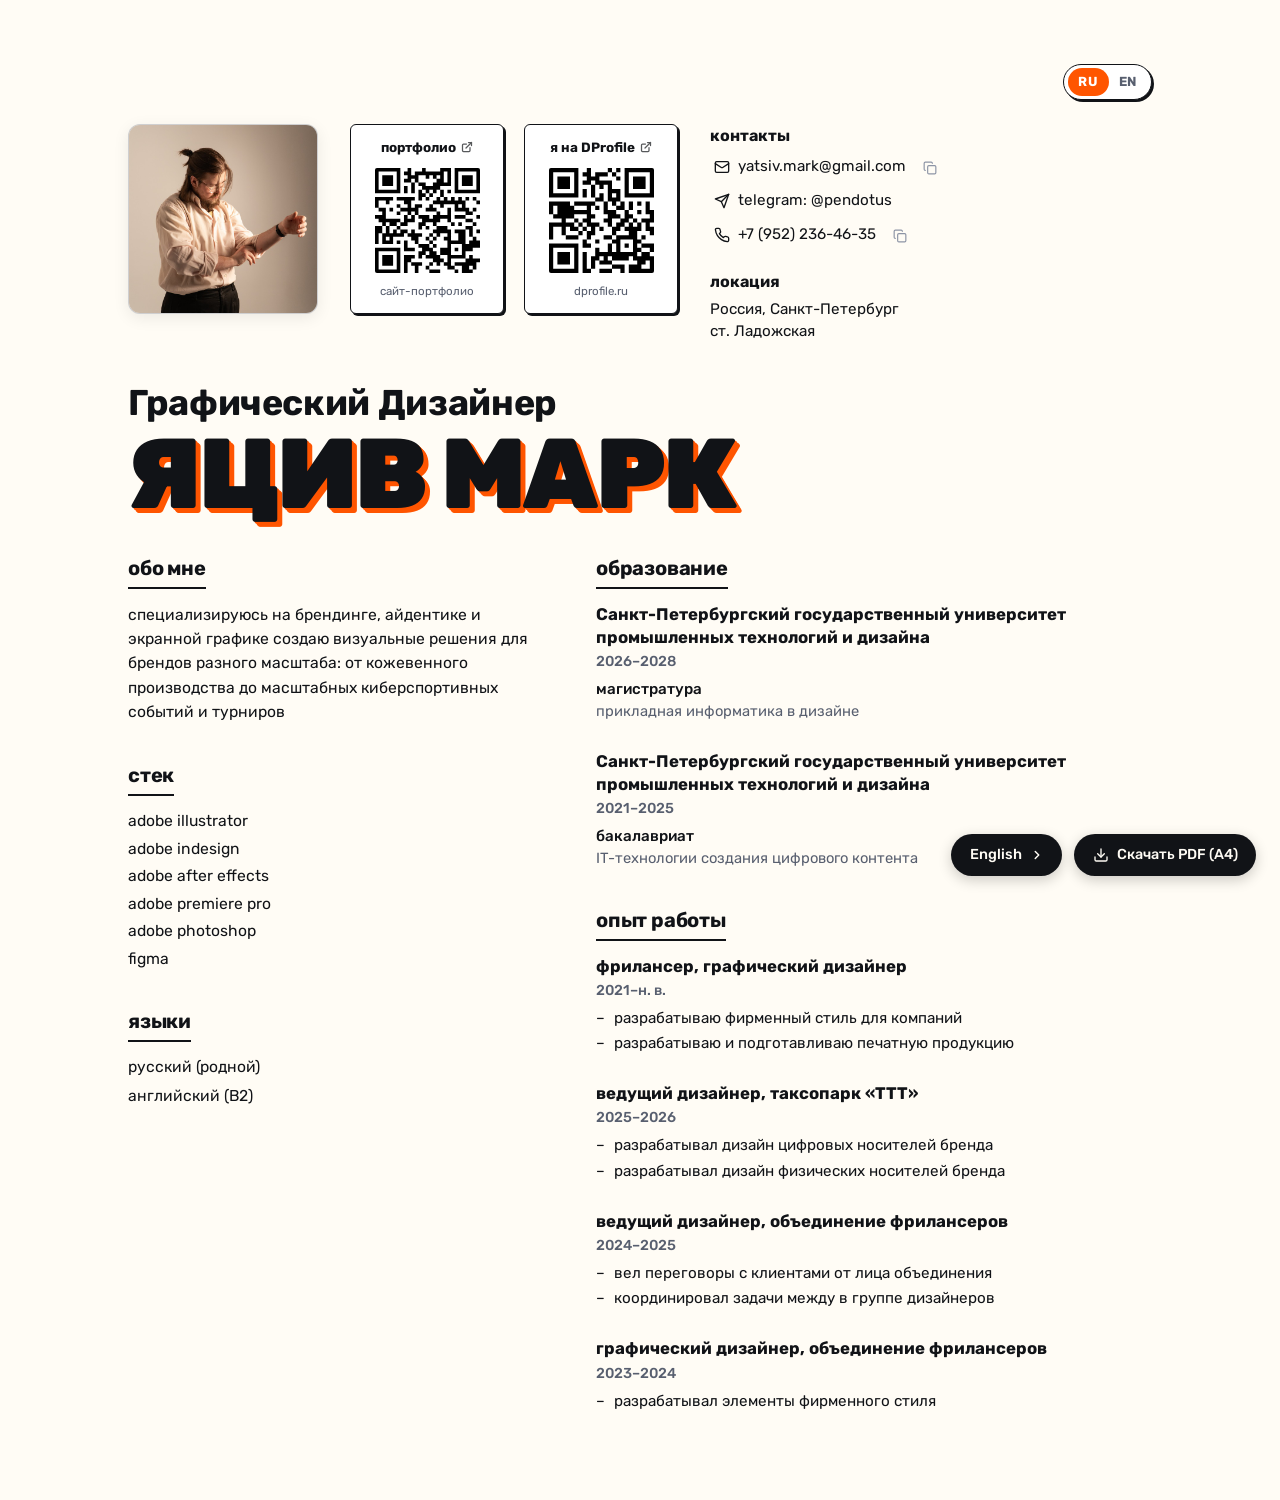
<file: index.html>
<!DOCTYPE html>
<html lang="ru">
<head>
  <meta charset="UTF-8">
  <meta name="viewport" content="width=device-width, initial-scale=1.0">
  <title>Яцив Марк — Графический Дизайнер | Резюме</title>
  <meta name="description" content="Резюме и контакты графического дизайнера Марка Яцива. Брендинг, айдентика, экранная графика.">
  <meta name="theme-color" content="#fffcf5">

  <!-- OpenGraph / Социальные сети -->
  <meta property="og:type" content="website">
  <meta property="og:title" content="Яцив Марк — Графический Дизайнер">
  <meta property="og:description" content="Резюме и контакты графического дизайнера. Брендинг, айдентика, экранная графика.">
  <meta property="og:image" content="assets/images/photo.jpg">

  <!-- Персональный фавикон -->
  <link rel="icon" type="image/svg+xml" href="favicon.svg">

  <!-- Предзагрузка шрифта Rubik -->
  <link rel="preconnect" href="https://fonts.googleapis.com">
  <link rel="preconnect" href="https://fonts.gstatic.com" crossorigin>
  <link href="https://fonts.googleapis.com/css2?family=Rubik:ital,wght@0,400;0,500;0,700;0,900;1,400&display=swap" rel="stylesheet">

  <!-- Модульные CSS-стили с версионированием для сброса кэша -->
  <link rel="stylesheet" href="css/variables.css?v=1.3">
  <link rel="stylesheet" href="css/reset.css?v=1.3">
  <link rel="stylesheet" href="css/typography.css?v=1.3">
  <link rel="stylesheet" href="css/layout.css?v=1.3">
  <link rel="stylesheet" href="css/components.css?v=1.3">
  <link rel="stylesheet" href="css/print.css?v=1.3" media="print">
</head>
<body>
  <div class="page-wrapper">
    <main class="cv-canvas">

      <!-- ПЕРЕКЛЮЧАТЕЛЬ ЯЗЫКОВ -->
      <nav class="top-nav-bar" aria-label="Языковая версия">
        <div class="lang-switcher">
          <span class="lang-btn is-active">RU</span>
          <a href="en.html" class="lang-btn" title="Switch to English version">EN</a>
        </div>
      </nav>
      
      <!-- ВЕРХНЯЯ СЕКЦИЯ: Фото | Карточки ссылок (Портфолио, DProfile) | Контакты -->
      <header class="header-grid">
        
        <!-- Портретное фото -->
        <div class="portrait-wrapper">
          <img src="assets/images/photo.jpg" alt="Марк Яцив — Графический Дизайнер" class="portrait-img" width="200" height="200">
        </div>

        <!-- Группа карточек-ссылок с QR-кодами -->
        <div class="header-links-group">
          
          <!-- Портфолио -->
          <a href="https://pendotus.github.io/Portfolio/" target="_blank" rel="noopener noreferrer" class="qr-card" title="Перейти на сайт-портфолио">
            <span class="qr-card-title">
              портфолио
              <svg viewBox="0 0 24 24" fill="none" stroke="currentColor" stroke-width="2.5" stroke-linecap="round" stroke-linejoin="round" aria-hidden="true"><path d="M18 13v6a2 2 0 0 1-2 2H5a2 2 0 0 1-2-2V8a2 2 0 0 1 2-2h6"></path><polyline points="15 3 21 3 21 9"></polyline><line x1="10" y1="14" x2="21" y2="3"></line></svg>
            </span>
            <img src="assets/images/qr-portfolio.svg" alt="QR-код сайта портфолио" class="qr-code-img" width="105" height="105">
            <span class="qr-card-hint">сайт-портфолио</span>
          </a>

          <!-- DProfile -->
          <a href="https://dprofile.ru/pendotus" target="_blank" rel="noopener noreferrer" class="qr-card" title="Перейти на профиль в DProfile">
            <span class="qr-card-title">
              я на DProfile
              <svg viewBox="0 0 24 24" fill="none" stroke="currentColor" stroke-width="2.5" stroke-linecap="round" stroke-linejoin="round" aria-hidden="true"><path d="M18 13v6a2 2 0 0 1-2 2H5a2 2 0 0 1-2-2V8a2 2 0 0 1 2-2h6"></path><polyline points="15 3 21 3 21 9"></polyline><line x1="10" y1="14" x2="21" y2="3"></line></svg>
            </span>
            <img src="assets/images/qr-dprofile.svg" alt="QR-код профиля на DProfile" class="qr-code-img" width="105" height="105">
            <span class="qr-card-hint">dprofile.ru</span>
          </a>

        </div>

        <!-- Контакты и локация -->
        <div class="header-contacts-group">
          
          <div class="contacts-group">
            <h3 class="contact-title">контакты</h3>
            <ul class="contact-list">
              <li>
                <a href="mailto:yatsiv.mark@gmail.com" class="contact-link" title="Написать письмо">
                  <svg class="contact-icon" viewBox="0 0 24 24" fill="none" stroke-width="2" stroke-linecap="round" stroke-linejoin="round" aria-hidden="true"><rect width="20" height="16" x="2" y="4" rx="2"/><path d="m22 7-8.97 5.7a1.94 1.94 0 0 1-2.06 0L2 7"/></svg>
                  <span>yatsiv.mark@gmail.com</span>
                </a>
                <button type="button" class="copy-btn" data-copy="yatsiv.mark@gmail.com" title="Скопировать email" aria-label="Скопировать email">
                  <svg width="14" height="14" viewBox="0 0 24 24" fill="none" stroke="currentColor" stroke-width="2" stroke-linecap="round" stroke-linejoin="round"><rect width="14" height="14" x="8" y="8" rx="2" ry="2"/><path d="M4 16c-1.1 0-2-.9-2-2V4c0-1.1.9-2 2-2h10c1.1 0 2 .9 2 2"/></svg>
                </button>
              </li>

              <li>
                <a href="https://t.me/pendotus" target="_blank" rel="noopener noreferrer" class="contact-link" title="Написать в Telegram">
                  <svg class="contact-icon" viewBox="0 0 24 24" fill="none" stroke-width="2" stroke-linecap="round" stroke-linejoin="round" aria-hidden="true"><path d="m22 2-7 20-4-9-9-4Z"/><path d="M22 2 11 13"/></svg>
                  <span>telegram: @pendotus</span>
                </a>
              </li>

              <li>
                <a href="tel:+79522364635" class="contact-link" title="Позвонить">
                  <svg class="contact-icon" viewBox="0 0 24 24" fill="none" stroke-width="2" stroke-linecap="round" stroke-linejoin="round" aria-hidden="true"><path d="M22 16.92v3a2 2 0 0 1-2.18 2 19.79 19.79 0 0 1-8.63-3.07 19.5 19.5 0 0 1-6-6 19.79 19.79 0 0 1-3.07-8.67A2 2 0 0 1 4.11 2h3a2 2 0 0 1 2 1.72 12.84 12.84 0 0 0 .7 2.81 2 2 0 0 1-.45 2.11L8.09 9.91a16 16 0 0 0 6 6l1.27-1.27a2 2 0 0 1 2.11-.45 12.84 12.84 0 0 0 2.81.7A2 2 0 0 1 22 16.92z"/></svg>
                  <span>+7 (952) 236-46-35</span>
                </a>
                <button type="button" class="copy-btn" data-copy="+79522364635" title="Скопировать телефон" aria-label="Скопировать телефон">
                  <svg width="14" height="14" viewBox="0 0 24 24" fill="none" stroke="currentColor" stroke-width="2" stroke-linecap="round" stroke-linejoin="round"><rect width="14" height="14" x="8" y="8" rx="2" ry="2"/><path d="M4 16c-1.1 0-2-.9-2-2V4c0-1.1.9-2 2-2h10c1.1 0 2 .9 2 2"/></svg>
                </button>
              </li>
            </ul>
          </div>

          <div class="location-group">
            <h3 class="contact-title">локация</h3>
            <p class="location-text">
              Россия, Санкт-Петербург<br>
              ст. Ладожская
            </p>
          </div>

        </div>

      </header>

      <!-- ЦЕНТРАЛЬНЫЙ АКЦИДЕНТНЫЙ ЗАГОЛОВОК -->
      <section class="hero-title-section">
        <h2 class="hero-subtitle">Графический Дизайнер</h2>
        <h1 class="hero-name">ЯЦИВ МАРК</h1>
      </section>

      <!-- ОСНОВНАЯ КОНТЕНТНАЯ СЕТКА (2 КОЛОНКИ) -->
      <div class="main-grid">
        
        <!-- ЛЕВАЯ КОЛОНКА: Обо мне | Стек | Языки -->
        <div class="col-left">
          
          <!-- Обо мне (единый цельный абзац) -->
          <section class="section-block">
            <h2 class="section-title">обо мне</h2>
            <p class="text-lead">
              специализируюсь на брендинге, айдентике и экранной графике создаю визуальные решения для брендов разного масштаба: от кожевенного производства до масштабных киберспортивных событий и турниров
            </p>
          </section>

          <!-- Стек -->
          <section class="section-block">
            <h2 class="section-title">стек</h2>
            <ul class="stack-list">
              <li class="stack-item">adobe illustrator</li>
              <li class="stack-item">adobe indesign</li>
              <li class="stack-item">adobe after effects</li>
              <li class="stack-item">adobe premiere pro</li>
              <li class="stack-item">adobe photoshop</li>
              <li class="stack-item">figma</li>
            </ul>
          </section>

          <!-- Языки -->
          <section class="section-block">
            <h2 class="section-title">языки</h2>
            <ul class="lang-list">
              <li class="lang-item">русский (родной)</li>
              <li class="lang-item">английский (B2)</li>
            </ul>
          </section>

        </div>

        <!-- ПРАВАЯ КОЛОНКА: Образование | Опыт работы -->
        <div class="col-right">
          
          <!-- Образование -->
          <section class="section-block">
            <h2 class="section-title">образование</h2>
            
            <div class="timeline-item">
              <h3 class="timeline-title">Санкт-Петербургский государственный университет промышленных технологий и дизайна</h3>
              <p class="timeline-date">2026–2028</p>
              <p class="timeline-subtitle">магистратура</p>
              <p class="timeline-desc">прикладная информатика в дизайне</p>
            </div>

            <div class="timeline-item">
              <h3 class="timeline-title">Санкт-Петербургский государственный университет промышленных технологий и дизайна</h3>
              <p class="timeline-date">2021–2025</p>
              <p class="timeline-subtitle">бакалавриат</p>
              <p class="timeline-desc">IT-технологии создания цифрового контента</p>
            </div>
          </section>

          <!-- Опыт работы -->
          <section class="section-block">
            <h2 class="section-title">опыт работы</h2>

            <div class="timeline-item">
              <h3 class="timeline-title">фрилансер, графический дизайнер</h3>
              <p class="timeline-date">2021–н. в.</p>
              <ul class="bullet-list">
                <li class="bullet-item">разрабатываю фирменный стиль для компаний</li>
                <li class="bullet-item">разрабатываю и подготавливаю печатную продукцию</li>
              </ul>
            </div>

            <div class="timeline-item">
              <h3 class="timeline-title">ведущий дизайнер, таксопарк «ТТТ»</h3>
              <p class="timeline-date">2025–2026</p>
              <ul class="bullet-list">
                <li class="bullet-item">разрабатывал дизайн цифровых носителей бренда</li>
                <li class="bullet-item">разрабатывал дизайн физических носителей бренда</li>
              </ul>
            </div>

            <div class="timeline-item">
              <h3 class="timeline-title">ведущий дизайнер, объединение фрилансеров</h3>
              <p class="timeline-date">2024–2025</p>
              <ul class="bullet-list">
                <li class="bullet-item">вел переговоры с клиентами от лица объединения</li>
                <li class="bullet-item">координировал задачи между в группе дизайнеров</li>
              </ul>
            </div>

            <div class="timeline-item">
              <h3 class="timeline-title">графический дизайнер, объединение фрилансеров</h3>
              <p class="timeline-date">2023–2024</p>
              <ul class="bullet-list">
                <li class="bullet-item">разрабатывал элементы фирменного стиля</li>
              </ul>
            </div>

          </section>

        </div>

      </div>

    </main>
  </div>

  <!-- Плавающие действия (Переключение на английский + Скачивание A4 PDF) -->
  <aside class="floating-actions" aria-label="Быстрые действия">
    <a href="en.html" class="action-btn" title="English version">
      <span>English</span>
      <svg viewBox="0 0 24 24" fill="none" stroke-width="2.5" stroke-linecap="round" stroke-linejoin="round" aria-hidden="true" style="width: 14px; height: 14px;"><polyline points="9 18 15 12 9 6"/></svg>
    </a>
    <a href="assets/pdf/resume-ru.pdf" target="_blank" download="Mark_Yatsiv_Resume_RU.pdf" class="action-btn" id="downloadPdfBtn" title="Скачать оригинальный файл PDF (A4)">
      <svg viewBox="0 0 24 24" fill="none" stroke-width="2" stroke-linecap="round" stroke-linejoin="round" aria-hidden="true"><path d="M21 15v4a2 2 0 0 1-2 2H5a2 2 0 0 1-2-2v-4"></path><polyline points="7 10 12 15 17 10"></polyline><line x1="12" y1="15" x2="12" y2="3"></line></svg>
      <span>Скачать PDF (A4)</span>
    </a>
  </aside>

  <!-- Всплывающее уведомление о копировании -->
  <div id="toastNotice" class="toast-notice" role="status" aria-live="polite">
    <svg width="16" height="16" viewBox="0 0 24 24" fill="none" stroke="currentColor" stroke-width="2.5" stroke-linecap="round" stroke-linejoin="round"><polyline points="20 6 9 17 4 12"/></svg>
    <span id="toastText">Скопировано!</span>
  </div>

  <!-- Модульный скрипт -->
  <script type="module" src="js/main.js"></script>
</body>
</html>
</file>
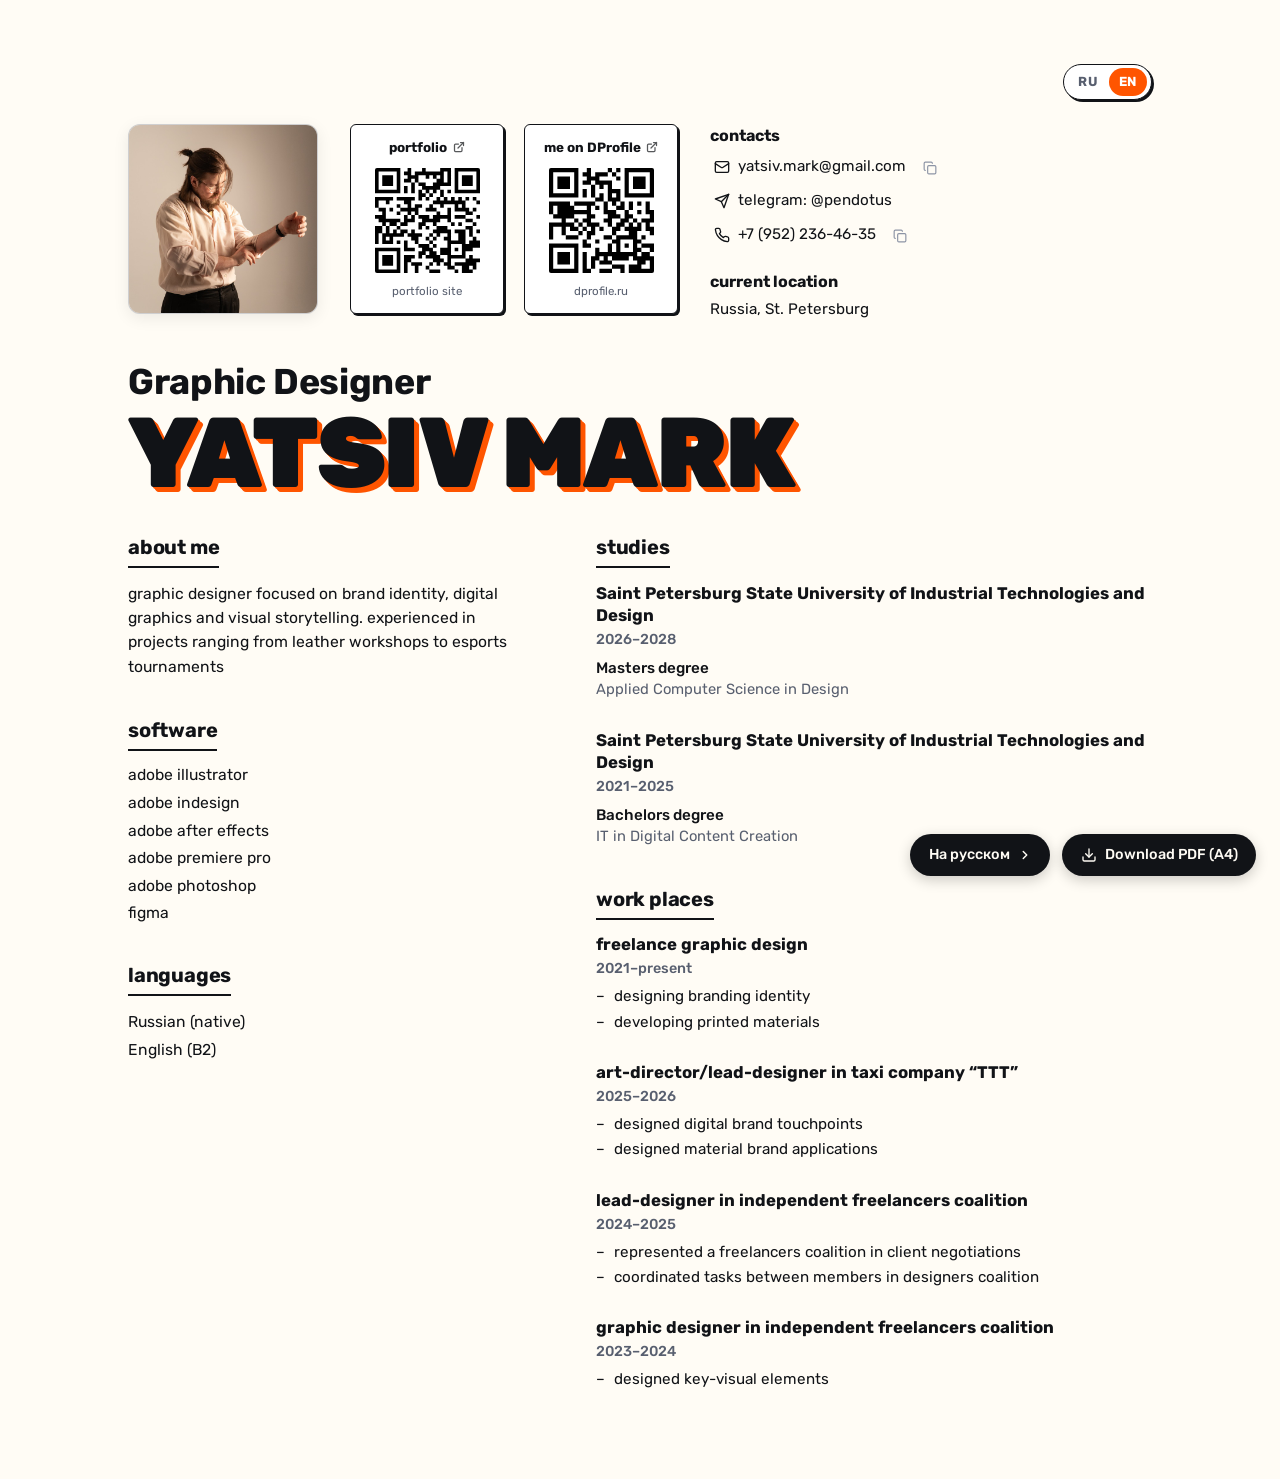
<file: en.html>
<!DOCTYPE html>
<html lang="en">
<head>
  <meta charset="UTF-8">
  <meta name="viewport" content="width=device-width, initial-scale=1.0">
  <title>Mark Yatsiv — Graphic Designer | Resume</title>
  <meta name="description" content="Resume and contact information of graphic designer Mark Yatsiv. Brand identity, digital graphics, and visual storytelling.">
  <meta name="theme-color" content="#fffcf5">

  <!-- OpenGraph / Social Media -->
  <meta property="og:type" content="website">
  <meta property="og:title" content="Mark Yatsiv — Graphic Designer">
  <meta property="og:description" content="Resume and portfolio of graphic designer Mark Yatsiv.">
  <meta property="og:image" content="assets/images/photo.jpg">

  <!-- Personal Favicon -->
  <link rel="icon" type="image/svg+xml" href="favicon.svg">

  <!-- Preload Rubik font -->
  <link rel="preconnect" href="https://fonts.googleapis.com">
  <link rel="preconnect" href="https://fonts.gstatic.com" crossorigin>
  <link href="https://fonts.googleapis.com/css2?family=Rubik:ital,wght@0,400;0,500;0,700;0,900;1,400&display=swap" rel="stylesheet">

  <!-- Modular CSS styles with cache busting -->
  <link rel="stylesheet" href="css/variables.css?v=1.3">
  <link rel="stylesheet" href="css/reset.css?v=1.3">
  <link rel="stylesheet" href="css/typography.css?v=1.3">
  <link rel="stylesheet" href="css/layout.css?v=1.3">
  <link rel="stylesheet" href="css/components.css?v=1.3">
  <link rel="stylesheet" href="css/print.css?v=1.3" media="print">
</head>
<body>
  <div class="page-wrapper">
    <main class="cv-canvas">

      <!-- LANGUAGE SWITCHER -->
      <nav class="top-nav-bar" aria-label="Language switcher">
        <div class="lang-switcher">
          <a href="index.html" class="lang-btn" title="Переключить на русскую версию">RU</a>
          <span class="lang-btn is-active">EN</span>
        </div>
      </nav>
      
      <!-- TOP SECTION: Photo | Link QR Cards (Portfolio, DProfile) | Contacts -->
      <header class="header-grid">
        
        <!-- Portrait Photo -->
        <div class="portrait-wrapper">
          <img src="assets/images/photo.jpg" alt="Mark Yatsiv — Graphic Designer" class="portrait-img" width="200" height="200">
        </div>

        <!-- QR Link Cards Group -->
        <div class="header-links-group">
          
          <!-- Portfolio -->
          <a href="https://pendotus.github.io/Portfolio/" target="_blank" rel="noopener noreferrer" class="qr-card" title="Open portfolio website">
            <span class="qr-card-title">
              portfolio
              <svg viewBox="0 0 24 24" fill="none" stroke="currentColor" stroke-width="2.5" stroke-linecap="round" stroke-linejoin="round" aria-hidden="true"><path d="M18 13v6a2 2 0 0 1-2 2H5a2 2 0 0 1-2-2V8a2 2 0 0 1 2-2h6"></path><polyline points="15 3 21 3 21 9"></polyline><line x1="10" y1="14" x2="21" y2="3"></line></svg>
            </span>
            <img src="assets/images/qr-portfolio.svg" alt="Portfolio QR code" class="qr-code-img" width="105" height="105">
            <span class="qr-card-hint">portfolio site</span>
          </a>

          <!-- DProfile (Fixed in single line) -->
          <a href="https://dprofile.ru/pendotus" target="_blank" rel="noopener noreferrer" class="qr-card" title="Open DProfile profile">
            <span class="qr-card-title">
              me on DProfile
              <svg viewBox="0 0 24 24" fill="none" stroke="currentColor" stroke-width="2.5" stroke-linecap="round" stroke-linejoin="round" aria-hidden="true"><path d="M18 13v6a2 2 0 0 1-2 2H5a2 2 0 0 1-2-2V8a2 2 0 0 1 2-2h6"></path><polyline points="15 3 21 3 21 9"></polyline><line x1="10" y1="14" x2="21" y2="3"></line></svg>
            </span>
            <img src="assets/images/qr-dprofile.svg" alt="DProfile QR code" class="qr-code-img" width="105" height="105">
            <span class="qr-card-hint">dprofile.ru</span>
          </a>

        </div>

        <!-- Contacts and Location -->
        <div class="header-contacts-group">
          
          <div class="contacts-group">
            <h3 class="contact-title">contacts</h3>
            <ul class="contact-list">
              <li>
                <a href="mailto:yatsiv.mark@gmail.com" class="contact-link" title="Send email">
                  <svg class="contact-icon" viewBox="0 0 24 24" fill="none" stroke-width="2" stroke-linecap="round" stroke-linejoin="round" aria-hidden="true"><rect width="20" height="16" x="2" y="4" rx="2"/><path d="m22 7-8.97 5.7a1.94 1.94 0 0 1-2.06 0L2 7"/></svg>
                  <span>yatsiv.mark@gmail.com</span>
                </a>
                <button type="button" class="copy-btn" data-copy="yatsiv.mark@gmail.com" title="Copy email" aria-label="Copy email">
                  <svg width="14" height="14" viewBox="0 0 24 24" fill="none" stroke="currentColor" stroke-width="2" stroke-linecap="round" stroke-linejoin="round"><rect width="14" height="14" x="8" y="8" rx="2" ry="2"/><path d="M4 16c-1.1 0-2-.9-2-2V4c0-1.1.9-2 2-2h10c1.1 0 2 .9 2 2"/></svg>
                </button>
              </li>

              <li>
                <a href="https://t.me/pendotus" target="_blank" rel="noopener noreferrer" class="contact-link" title="Message on Telegram">
                  <svg class="contact-icon" viewBox="0 0 24 24" fill="none" stroke-width="2" stroke-linecap="round" stroke-linejoin="round" aria-hidden="true"><path d="m22 2-7 20-4-9-9-4Z"/><path d="M22 2 11 13"/></svg>
                  <span>telegram: @pendotus</span>
                </a>
              </li>

              <li>
                <a href="tel:+79522364635" class="contact-link" title="Call">
                  <svg class="contact-icon" viewBox="0 0 24 24" fill="none" stroke-width="2" stroke-linecap="round" stroke-linejoin="round" aria-hidden="true"><path d="M22 16.92v3a2 2 0 0 1-2.18 2 19.79 19.79 0 0 1-8.63-3.07 19.5 19.5 0 0 1-6-6 19.79 19.79 0 0 1-3.07-8.67A2 2 0 0 1 4.11 2h3a2 2 0 0 1 2 1.72 12.84 12.84 0 0 0 .7 2.81 2 2 0 0 1-.45 2.11L8.09 9.91a16 16 0 0 0 6 6l1.27-1.27a2 2 0 0 1 2.11-.45 12.84 12.84 0 0 0 2.81.7A2 2 0 0 1 22 16.92z"/></svg>
                  <span>+7 (952) 236-46-35</span>
                </a>
                <button type="button" class="copy-btn" data-copy="+79522364635" title="Copy phone number" aria-label="Copy phone number">
                  <svg width="14" height="14" viewBox="0 0 24 24" fill="none" stroke="currentColor" stroke-width="2" stroke-linecap="round" stroke-linejoin="round"><rect width="14" height="14" x="8" y="8" rx="2" ry="2"/><path d="M4 16c-1.1 0-2-.9-2-2V4c0-1.1.9-2 2-2h10c1.1 0 2 .9 2 2"/></svg>
                </button>
              </li>
            </ul>
          </div>

          <div class="location-group">
            <h3 class="contact-title">current location</h3>
            <p class="location-text">
              Russia, St. Petersburg
            </p>
          </div>

        </div>

      </header>

      <!-- HERO HEADLINE -->
      <section class="hero-title-section">
        <h2 class="hero-subtitle">Graphic Designer</h2>
        <h1 class="hero-name">YATSIV MARK</h1>
      </section>

      <!-- MAIN CONTENT GRID (2 COLUMNS) -->
      <div class="main-grid">
        
        <!-- LEFT COLUMN: About me | Software | Languages -->
        <div class="col-left">
          
          <!-- About me (single natural paragraph) -->
          <section class="section-block">
            <h2 class="section-title">about me</h2>
            <p class="text-lead">
              graphic designer focused on brand identity, digital graphics and visual storytelling. experienced in projects ranging from leather workshops to esports tournaments
            </p>
          </section>

          <!-- Software -->
          <section class="section-block">
            <h2 class="section-title">software</h2>
            <ul class="stack-list">
              <li class="stack-item">adobe illustrator</li>
              <li class="stack-item">adobe indesign</li>
              <li class="stack-item">adobe after effects</li>
              <li class="stack-item">adobe premiere pro</li>
              <li class="stack-item">adobe photoshop</li>
              <li class="stack-item">figma</li>
            </ul>
          </section>

          <!-- Languages -->
          <section class="section-block">
            <h2 class="section-title">languages</h2>
            <ul class="lang-list">
              <li class="lang-item">Russian (native)</li>
              <li class="lang-item">English (B2)</li>
            </ul>
          </section>

        </div>

        <!-- RIGHT COLUMN: Studies | Work places -->
        <div class="col-right">
          
          <!-- Studies -->
          <section class="section-block">
            <h2 class="section-title">studies</h2>
            
            <div class="timeline-item">
              <h3 class="timeline-title">Saint Petersburg State University of Industrial Technologies and Design</h3>
              <p class="timeline-date">2026–2028</p>
              <p class="timeline-subtitle">Masters degree</p>
              <p class="timeline-desc">Applied Computer Science in Design</p>
            </div>

            <div class="timeline-item">
              <h3 class="timeline-title">Saint Petersburg State University of Industrial Technologies and Design</h3>
              <p class="timeline-date">2021–2025</p>
              <p class="timeline-subtitle">Bachelors degree</p>
              <p class="timeline-desc">IT in Digital Content Creation</p>
            </div>
          </section>

          <!-- Work places -->
          <section class="section-block">
            <h2 class="section-title">work places</h2>

            <div class="timeline-item">
              <h3 class="timeline-title">freelance graphic design</h3>
              <p class="timeline-date">2021–present</p>
              <ul class="bullet-list">
                <li class="bullet-item">designing branding identity</li>
                <li class="bullet-item">developing printed materials</li>
              </ul>
            </div>

            <div class="timeline-item">
              <h3 class="timeline-title">art-director/lead-designer in taxi company “TTT”</h3>
              <p class="timeline-date">2025–2026</p>
              <ul class="bullet-list">
                <li class="bullet-item">designed digital brand touchpoints</li>
                <li class="bullet-item">designed material brand applications</li>
              </ul>
            </div>

            <div class="timeline-item">
              <h3 class="timeline-title">lead-designer in independent freelancers coalition</h3>
              <p class="timeline-date">2024–2025</p>
              <ul class="bullet-list">
                <li class="bullet-item">represented a freelancers coalition in client negotiations</li>
                <li class="bullet-item">coordinated tasks between members in designers coalition</li>
              </ul>
            </div>

            <div class="timeline-item">
              <h3 class="timeline-title">graphic designer in independent freelancers coalition</h3>
              <p class="timeline-date">2023–2024</p>
              <ul class="bullet-list">
                <li class="bullet-item">designed key-visual elements</li>
              </ul>
            </div>

          </section>

        </div>

      </div>

    </main>
  </div>

  <!-- FLOATING ACTIONS (Switch to Russian + Download A4 PDF) -->
  <aside class="floating-actions" aria-label="Quick actions">
    <a href="index.html" class="action-btn" title="Русская версия">
      <span>На русском</span>
      <svg viewBox="0 0 24 24" fill="none" stroke-width="2.5" stroke-linecap="round" stroke-linejoin="round" aria-hidden="true" style="width: 14px; height: 14px;"><polyline points="9 18 15 12 9 6"/></svg>
    </a>
    <a href="assets/pdf/resume-en.pdf" target="_blank" download="Mark_Yatsiv_Resume_EN.pdf" class="action-btn" id="downloadPdfBtn" title="Download original A4 PDF file">
      <svg viewBox="0 0 24 24" fill="none" stroke-width="2" stroke-linecap="round" stroke-linejoin="round" aria-hidden="true"><path d="M21 15v4a2 2 0 0 1-2 2H5a2 2 0 0 1-2-2v-4"></path><polyline points="7 10 12 15 17 10"></polyline><line x1="12" y1="15" x2="12" y2="3"></line></svg>
      <span>Download PDF (A4)</span>
    </a>
  </aside>

  <!-- TOAST NOTICE -->
  <div id="toastNotice" class="toast-notice" role="status" aria-live="polite">
    <svg width="16" height="16" viewBox="0 0 24 24" fill="none" stroke="currentColor" stroke-width="2.5" stroke-linecap="round" stroke-linejoin="round"><polyline points="20 6 9 17 4 12"/></svg>
    <span id="toastText">Copied!</span>
  </div>

  <!-- Modular script -->
  <script type="module" src="js/main.js"></script>
</body>
</html>
</file>
<file: css/variables.css>
:root {
  /* Цветовая палитра */
  --bg-page: #fffcf5;
  --bg-card: #ffffff;
  --text-primary: #111317;
  --text-secondary: #585f6f;
  --text-muted: #8d94a5;
  --accent-orange: #ff5500;
  --accent-orange-soft: #fff2ec;
  --border-color: #111317;
  --border-subtle: rgba(17, 19, 23, 0.14);

  /* Типографика (Обязательный шрифт Rubik) */
  --font-primary: 'Rubik', -apple-system, BlinkMacSystemFont, "Segoe UI", Roboto, sans-serif;
  --font-weight-regular: 400;
  --font-weight-medium: 500;
  --font-weight-bold: 700;
  --font-weight-black: 900;

  /* Размеры и сетка */
  --canvas-max-width: 1040px;
  --radius-sm: 6px;
  --radius-md: 12px;
  --radius-lg: 18px;

  /* Эффекты и тени */
  --shadow-3d: 4px 4px 0px var(--accent-orange);
  --shadow-card: 0 4px 20px rgba(0, 0, 0, 0.05);
  --shadow-hover: 0 8px 24px rgba(255, 85, 0, 0.15);

  /* Анимации */
  --transition-fast: 0.18s ease-in-out;
  --transition-smooth: 0.3s cubic-bezier(0.16, 1, 0.3, 1);
}
</file>
<file: css/typography.css>
/* Типографическая система на базе шрифта Rubik */

.hero-subtitle {
  font-size: clamp(1.4rem, 2.8vw, 2.25rem);
  font-weight: var(--font-weight-bold);
  line-height: 1.15;
  letter-spacing: -0.01em;
  color: var(--text-primary);
  margin-bottom: 0.25rem;
}

.hero-name {
  font-size: clamp(3rem, 7.8vw, 6.2rem);
  font-weight: var(--font-weight-black);
  text-transform: uppercase;
  line-height: 0.95;
  letter-spacing: -0.025em;
  color: var(--text-primary);
  text-shadow: 
    2px 2px 0px var(--accent-orange),
    4px 4px 0px var(--accent-orange),
    5px 5px 0px var(--accent-orange);
  margin-bottom: 2rem;
  user-select: text;
  word-break: keep-all;
}

.section-title {
  font-size: 1.25rem;
  font-weight: var(--font-weight-bold);
  text-transform: lowercase;
  letter-spacing: -0.01em;
  color: var(--text-primary);
  margin-bottom: 0.85rem;
  position: relative;
  display: inline-block;
}

.section-title::after {
  content: "";
  display: block;
  width: 100%;
  height: 2px;
  background-color: var(--text-primary);
  margin-top: 4px;
}

.text-lead {
  font-size: 0.98rem;
  line-height: 1.55;
  color: var(--text-primary);
  font-weight: var(--font-weight-regular);
}

.text-meta {
  font-size: 0.88rem;
  color: var(--text-secondary);
  font-weight: var(--font-weight-medium);
}

.text-bold {
  font-weight: var(--font-weight-bold);
}
</file>
<file: css/layout.css>
/* Сетка и базовый лейаут (CSS Grid & Flexbox) */

.page-wrapper {
  min-height: 100vh;
  display: flex;
  flex-direction: column;
  align-items: center;
  justify-content: flex-start;
  padding: 2.5rem 1.25rem 4rem;
  background-color: var(--bg-page);
}

.cv-canvas {
  width: 100%;
  max-width: var(--canvas-max-width);
  background: var(--bg-page);
  padding: 1.5rem 0.5rem;
  position: relative;
}

/* Верхняя секция: Аватар | QR-ссылки | Контакты */
.header-grid {
  display: grid;
  grid-template-columns: 190px max-content 1fr;
  gap: 2rem;
  align-items: start;
  margin-bottom: 2.5rem;
}

.portrait-wrapper {
  width: 190px;
  height: 190px;
  aspect-ratio: 1 / 1;
  border-radius: var(--radius-md);
  overflow: hidden;
  box-shadow: 0 4px 16px rgba(0, 0, 0, 0.08);
  border: 1px solid var(--border-subtle);
  background: #eee;
  flex-shrink: 0;
}

.portrait-img {
  width: 100%;
  height: 100%;
  object-fit: cover;
  display: block;
}

.header-links-group {
  display: flex;
  gap: 1.25rem;
  align-items: start;
}

.header-contacts-group {
  display: flex;
  flex-direction: column;
  gap: 1.25rem;
}

/* Центральный заголовок */
.hero-title-section {
  width: 100%;
  margin-top: 1rem;
  margin-bottom: 2rem;
}

/* Основной двухколоночный контент */
.main-grid {
  display: grid;
  grid-template-columns: 1fr 1.35fr;
  gap: 3.5rem;
  align-items: start;
}

.col-left,
.col-right {
  display: flex;
  flex-direction: column;
  gap: 2.25rem;
}

/* Мобильная адаптация */
@media (max-width: 900px) {
  .header-grid {
    grid-template-columns: 170px 1fr;
    gap: 1.5rem;
  }

  .portrait-wrapper {
    width: 170px;
    height: 170px;
  }

  .header-contacts-group {
    grid-column: 1 / -1;
    display: grid;
    grid-template-columns: 1fr 1fr;
  }

  .main-grid {
    grid-template-columns: 1fr;
    gap: 2.5rem;
  }
}

@media (max-width: 640px) {
  .page-wrapper {
    padding: 1rem 0.75rem 3rem;
  }

  .header-grid {
    grid-template-columns: 1fr;
    gap: 1.5rem;
  }

  .portrait-wrapper {
    max-width: 180px;
    margin: 0 auto;
  }

  .header-links-group {
    justify-content: center;
  }

  .header-contacts-group {
    grid-template-columns: 1fr;
  }

  .hero-name {
    text-shadow: 2px 2px 0px var(--accent-orange), 3px 3px 0px var(--accent-orange);
  }
}
</file>
<file: css/components.css>
/* Модульные компоненты интерфейса */

/* 0. Верхняя панель навигации и переключатель языков */
.top-nav-bar {
  display: flex;
  justify-content: flex-end;
  align-items: center;
  margin-bottom: 1.5rem;
  width: 100%;
}

.lang-switcher {
  display: inline-flex;
  align-items: center;
  background: var(--bg-card);
  border: 1px solid var(--border-color);
  padding: 3px 4px;
  border-radius: 99px;
  box-shadow: 2px 2px 0px var(--border-color);
  font-size: 0.82rem;
  font-weight: var(--font-weight-bold);
  letter-spacing: 0.05em;
  transition: var(--transition-smooth);
  user-select: none;
}

.lang-switcher:hover {
  transform: translate(-1px, -1px);
  box-shadow: 3px 3px 0px var(--accent-orange);
  border-color: var(--accent-orange);
}

.lang-btn {
  padding: 4px 10px;
  border-radius: 99px;
  text-decoration: none;
  color: var(--text-secondary);
  transition: var(--transition-fast);
  display: inline-block;
}

.lang-btn:hover {
  color: var(--accent-orange);
}

.lang-btn.is-active {
  background: var(--accent-orange);
  color: #ffffff !important;
}

/* 1. Карточки-ссылки (Портфолио и DProfile) */
.qr-card {
  display: flex;
  flex-direction: column;
  align-items: center;
  justify-content: space-between;
  text-decoration: none;
  color: var(--text-primary);
  background: var(--bg-card);
  padding: 0.75rem 0.85rem;
  border-radius: var(--radius-sm);
  border: 1px solid var(--border-color);
  box-shadow: 2px 2px 0px var(--border-color);
  transition: var(--transition-smooth);
  width: 154px;
  height: 190px;
  box-sizing: border-box;
  position: relative;
}

.qr-card:hover {
  transform: translate(-2px, -2px);
  box-shadow: 4px 4px 0px var(--accent-orange);
  border-color: var(--accent-orange);
}

.qr-card:active {
  transform: translate(1px, 1px);
  box-shadow: 1px 1px 0px var(--accent-orange);
}

.qr-card-title {
  font-size: 0.84rem;
  font-weight: var(--font-weight-bold);
  margin-bottom: 0;
  display: flex;
  align-items: center;
  justify-content: center;
  gap: 0.35rem;
  white-space: nowrap;
  width: 100%;
}

.qr-card-title svg {
  width: 12px;
  height: 12px;
  opacity: 0.7;
}

.qr-code-img {
  width: 105px;
  height: 105px;
  object-fit: contain;
  border-radius: 2px;
}

.qr-card-hint {
  font-size: 0.72rem;
  color: var(--text-secondary);
  margin-top: 0;
  text-align: center;
}

/* 2. Контактная секция */
.contacts-group,
.location-group {
  display: flex;
  flex-direction: column;
}

.contact-title {
  font-size: 1rem;
  font-weight: var(--font-weight-bold);
  margin-bottom: 0.35rem;
}

.contact-list {
  display: flex;
  flex-direction: column;
  gap: 0.35rem;
}

.contact-link {
  display: inline-flex;
  align-items: center;
  gap: 0.5rem;
  color: var(--text-primary);
  font-size: 0.95rem;
  text-decoration: none;
  transition: var(--transition-fast);
  padding: 2px 4px;
  border-radius: 4px;
  position: relative;
}

.contact-link:hover {
  color: var(--accent-orange);
  background-color: var(--accent-orange-soft);
}

.contact-icon {
  width: 16px;
  height: 16px;
  flex-shrink: 0;
  stroke: currentColor;
}

.copy-btn {
  display: inline-flex;
  align-items: center;
  justify-content: center;
  width: 24px;
  height: 24px;
  border-radius: 4px;
  color: var(--text-muted);
  transition: var(--transition-fast);
  margin-left: 0.25rem;
}

.copy-btn:hover {
  color: var(--text-primary);
  background: rgba(0, 0, 0, 0.05);
}

.location-text {
  font-size: 0.95rem;
  color: var(--text-primary);
  line-height: 1.4;
}

/* 3. Стек технологий */
.stack-list {
  display: flex;
  flex-direction: column;
  gap: 0.35rem;
}

.stack-item {
  font-size: 0.98rem;
  color: var(--text-primary);
  line-height: 1.4;
  font-weight: var(--font-weight-regular);
}

/* 4. Языки */
.lang-list {
  display: flex;
  flex-direction: column;
  gap: 0.3rem;
}

.lang-item {
  font-size: 0.98rem;
  color: var(--text-primary);
}

/* 5. Образование и Опыт работы */
.timeline-item {
  margin-bottom: 1.75rem;
}

.timeline-item:last-child {
  margin-bottom: 0;
}

.timeline-title {
  font-size: 1.05rem;
  font-weight: var(--font-weight-bold);
  color: var(--text-primary);
  line-height: 1.35;
}

.timeline-subtitle {
  font-size: 0.95rem;
  font-weight: var(--font-weight-medium);
  color: var(--text-primary);
  margin-top: 0.15rem;
}

.timeline-date {
  font-size: 0.9rem;
  font-weight: var(--font-weight-medium);
  color: var(--text-secondary);
  margin-top: 0.15rem;
  margin-bottom: 0.35rem;
}

.timeline-desc {
  font-size: 0.92rem;
  color: var(--text-secondary);
  line-height: 1.45;
}

.bullet-list {
  display: flex;
  flex-direction: column;
  gap: 0.25rem;
  margin-top: 0.4rem;
}

.bullet-item {
  font-size: 0.95rem;
  color: var(--text-primary);
  position: relative;
  padding-left: 1.15rem;
  line-height: 1.4;
}

.bullet-item::before {
  content: "–";
  position: absolute;
  left: 0;
  color: var(--text-primary);
}

/* 6. Плавающая панель действий (Печать/Скачать) */
.floating-actions {
  position: fixed;
  bottom: 1.5rem;
  right: 1.5rem;
  display: flex;
  gap: 0.75rem;
  z-index: 100;
}

.action-btn {
  display: inline-flex;
  align-items: center;
  gap: 0.5rem;
  background: var(--text-primary);
  color: var(--bg-page);
  padding: 0.65rem 1.15rem;
  border-radius: 99px;
  font-size: 0.9rem;
  font-weight: var(--font-weight-medium);
  box-shadow: 0 4px 14px rgba(0, 0, 0, 0.2);
  transition: var(--transition-smooth);
}

.action-btn:hover {
  background: var(--accent-orange);
  transform: translateY(-2px);
  box-shadow: 0 6px 18px rgba(255, 85, 0, 0.35);
}

.action-btn svg {
  width: 16px;
  height: 16px;
  stroke: currentColor;
}

/* 7. Всплывающее уведомление (Toast) */
.toast-notice {
  position: fixed;
  bottom: 2rem;
  left: 50%;
  transform: translateX(-50%) translateY(100px);
  background: var(--text-primary);
  color: #ffffff;
  padding: 0.6rem 1.25rem;
  border-radius: 8px;
  font-size: 0.9rem;
  font-weight: var(--font-weight-medium);
  box-shadow: 0 8px 24px rgba(0, 0, 0, 0.25);
  opacity: 0;
  pointer-events: none;
  transition: var(--transition-smooth);
  z-index: 200;
  display: flex;
  align-items: center;
  gap: 0.5rem;
}

.toast-notice.is-visible {
  transform: translateX(-50%) translateY(0);
  opacity: 1;
}
</file>
<file: css/print.css>
/* Спецификация печати в PDF (A4 1-в-1) */

@media print {
  @page {
    size: A4 portrait;
    margin: 10mm 12mm;
  }

  body {
    background: #ffffff !important;
    color: #000000 !important;
    -webkit-print-color-adjust: exact !important;
    print-color-adjust: exact !important;
  }

  .page-wrapper {
    padding: 0 !important;
    min-height: auto !important;
  }

  .cv-canvas {
    max-width: 100% !important;
    padding: 0 !important;
  }

  .floating-actions,
  .toast-notice,
  .copy-btn {
    display: none !important;
  }

  .qr-card {
    box-shadow: none !important;
    border: 1px solid #000000 !important;
  }

  .hero-name {
    text-shadow: 2px 2px 0px #ff5500 !important;
  }

  a {
    text-decoration: none !important;
    color: #000000 !important;
  }

  /* Запрет разрыва страниц внутри блоков */
  .timeline-item,
  .header-grid,
  .hero-title-section {
    page-break-inside: avoid;
    break-inside: avoid;
  }
}
</file>
